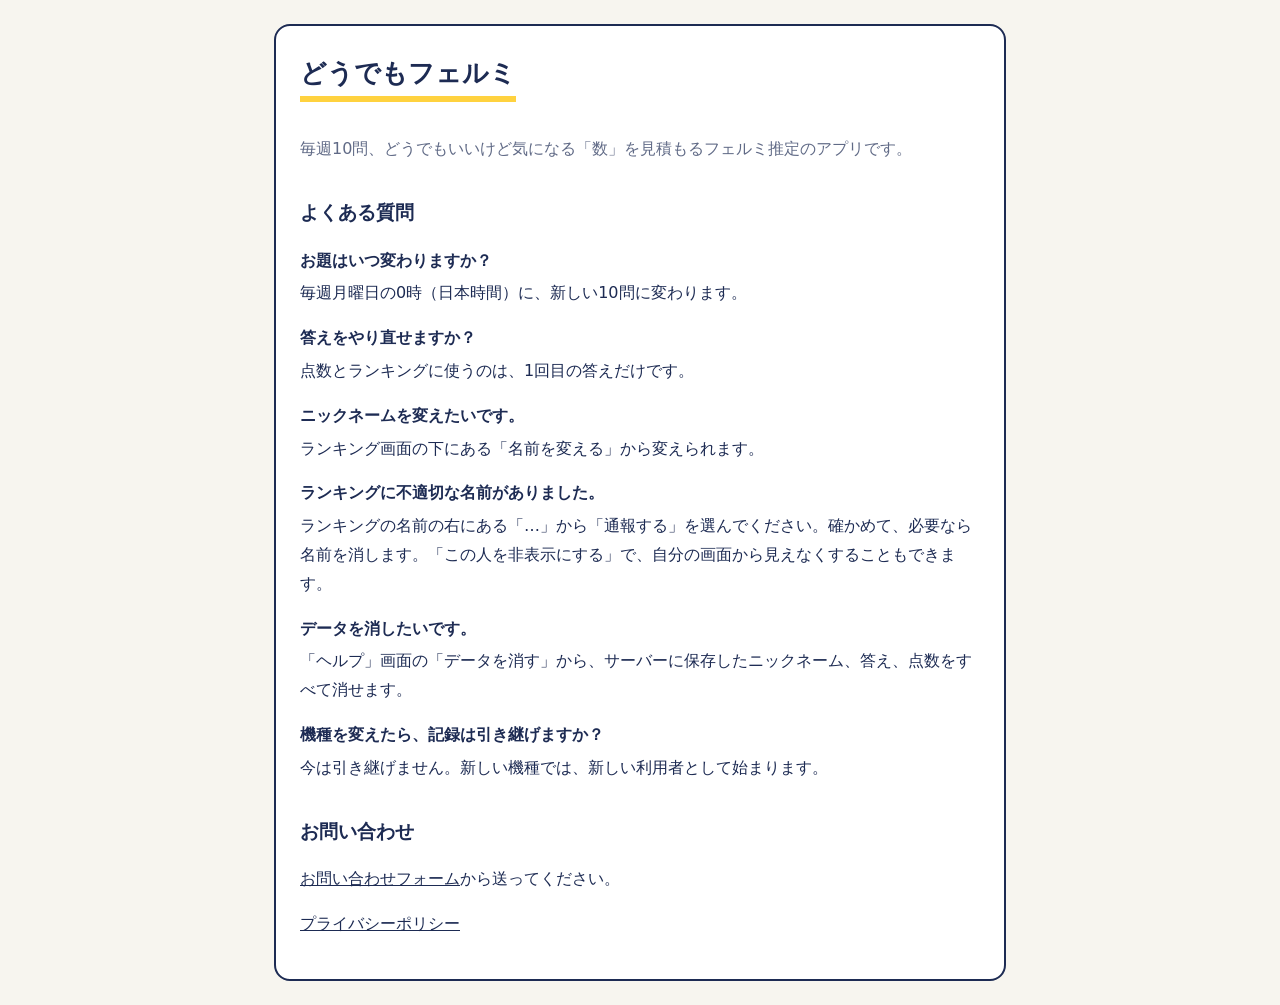
<file: index.html>
<!doctype html>
<html lang="ja">
<head>
<meta charset="utf-8">
<meta name="viewport" content="width=device-width, initial-scale=1">
<title>どうでもフェルミ サポート</title>
<link rel="stylesheet" href="style.css">
</head>
<body>
<main>
  <h1>どうでもフェルミ</h1>
  <p class="lead">毎週10問、どうでもいいけど気になる「数」を見積もるフェルミ推定のアプリです。</p>

  <h2>よくある質問</h2>
  <h3>お題はいつ変わりますか？</h3>
  <p>毎週月曜日の0時（日本時間）に、新しい10問に変わります。</p>

  <h3>答えをやり直せますか？</h3>
  <p>点数とランキングに使うのは、1回目の答えだけです。</p>

  <h3>ニックネームを変えたいです。</h3>
  <p>ランキング画面の下にある「名前を変える」から変えられます。</p>

  <h3>ランキングに不適切な名前がありました。</h3>
  <p>ランキングの名前の右にある「…」から「通報する」を選んでください。確かめて、必要なら名前を消します。「この人を非表示にする」で、自分の画面から見えなくすることもできます。</p>

  <h3>データを消したいです。</h3>
  <p>「ヘルプ」画面の「データを消す」から、サーバーに保存したニックネーム、答え、点数をすべて消せます。</p>

  <h3>機種を変えたら、記録は引き継げますか？</h3>
  <p>今は引き継げません。新しい機種では、新しい利用者として始まります。</p>

  <h2>お問い合わせ</h2>
  <p><a href="contact.html">お問い合わせフォーム</a>から送ってください。</p>

  <p><a href="privacy.html">プライバシーポリシー</a></p>
</main>
</body>
</html>
</file>
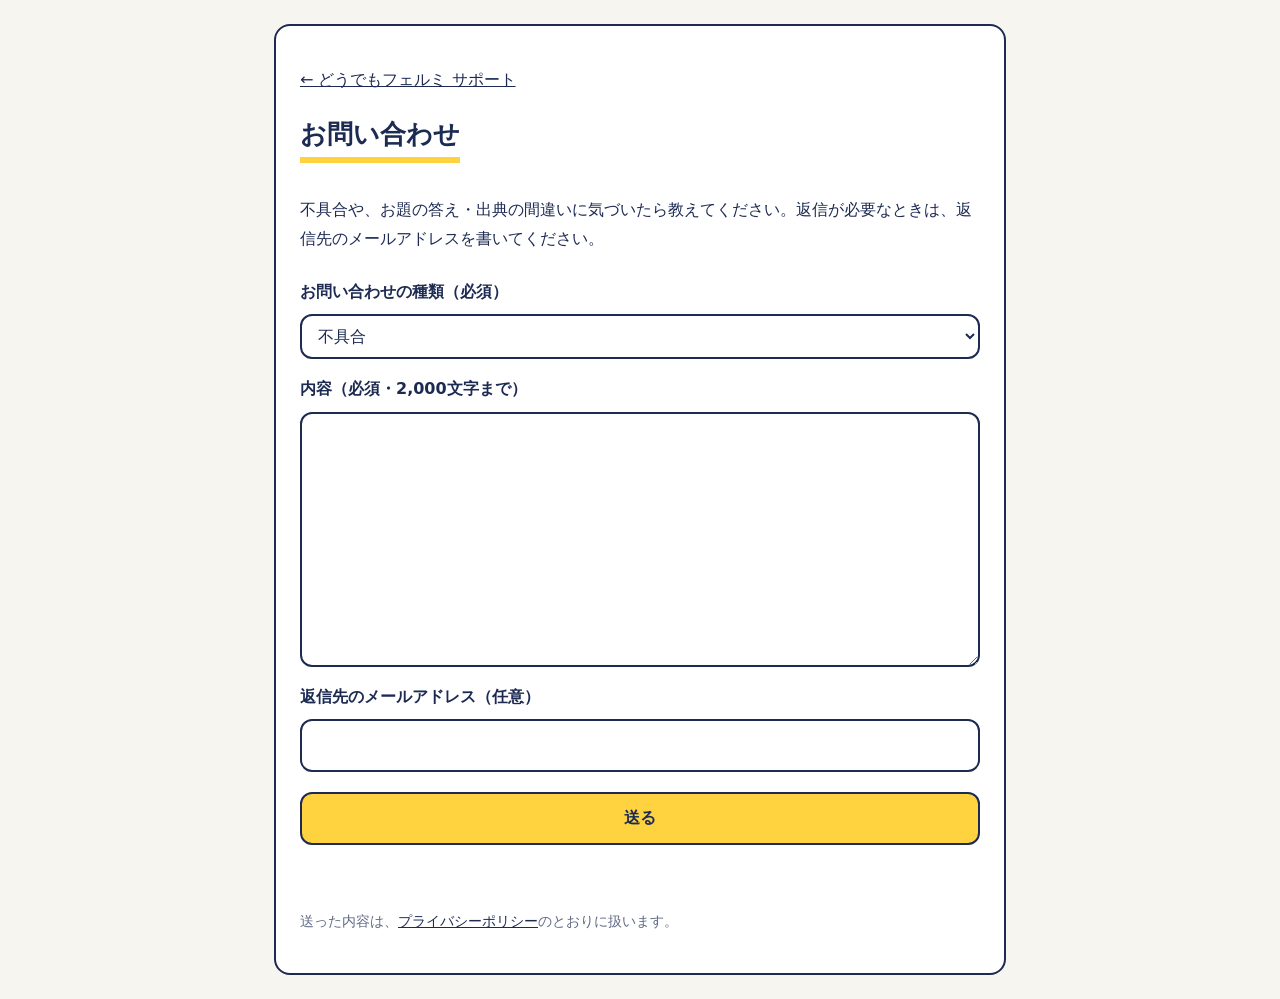
<file: contact.html>
<!doctype html>
<html lang="ja">
<head>
<meta charset="utf-8">
<meta name="viewport" content="width=device-width, initial-scale=1">
<title>お問い合わせ｜どうでもフェルミ</title>
<link rel="stylesheet" href="style.css">
</head>
<body>
<main>
  <p class="back"><a href="./">← どうでもフェルミ サポート</a></p>
  <h1>お問い合わせ</h1>
  <p>不具合や、お題の答え・出典の間違いに気づいたら教えてください。返信が必要なときは、返信先のメールアドレスを書いてください。</p>

  <form id="contact">
    <label for="kind">お問い合わせの種類（必須）</label>
    <select id="kind" name="kind" required>
      <option value="不具合">不具合</option>
      <option value="お題の答えや出典の間違い">お題の答えや出典の間違い</option>
      <option value="その他">その他</option>
    </select>

    <label for="body">内容（必須・2,000文字まで）</label>
    <textarea id="body" name="body" rows="8" maxlength="2000" required></textarea>

    <label for="reply">返信先のメールアドレス（任意）</label>
    <input id="reply" name="reply" type="email" maxlength="200" autocomplete="email">

    <!-- 機械的な送信をはじくための欄。人には見えない -->
    <input class="trap" name="website" tabindex="-1" autocomplete="off" aria-hidden="true">

    <button type="submit">送る</button>
    <p id="status" role="status"></p>
  </form>

  <p class="note">送った内容は、<a href="privacy.html">プライバシーポリシー</a>のとおりに扱います。</p>
</main>
<script>
  // 送り先は、アプリと同じ Supabase。公開してよい鍵（publishable key）なので、ページに書いてよい
  const URL_BASE = 'https://bhignxlqkhqznhgvdcvi.supabase.co';
  const KEY = 'sb_publishable_CVAefvKxSYT1Xu8H8nAbhg_yB5RQ37B';
  const form = document.getElementById('contact');
  const status = document.getElementById('status');

  form.addEventListener('submit', async (event) => {
    event.preventDefault();
    if (form.website.value) return;
    const button = form.querySelector('button');
    button.disabled = true;
    status.textContent = '送っています…';
    try {
      const res = await fetch(URL_BASE + '/rest/v1/contact_messages', {
        method: 'POST',
        headers: { apikey: KEY, 'Content-Type': 'application/json', Prefer: 'return=minimal' },
        body: JSON.stringify({
          kind: form.kind.value,
          body: form.body.value.trim(),
          reply_to: form.reply.value.trim() || null,
        }),
      });
      if (!res.ok) throw new Error(String(res.status));
      form.reset();
      status.textContent = '送りました。ありがとうございます。';
    } catch {
      status.textContent = '送れませんでした。時間をおいて、もう一度ためしてください。';
    } finally {
      button.disabled = false;
    }
  });
</script>
</body>
</html>
</file>
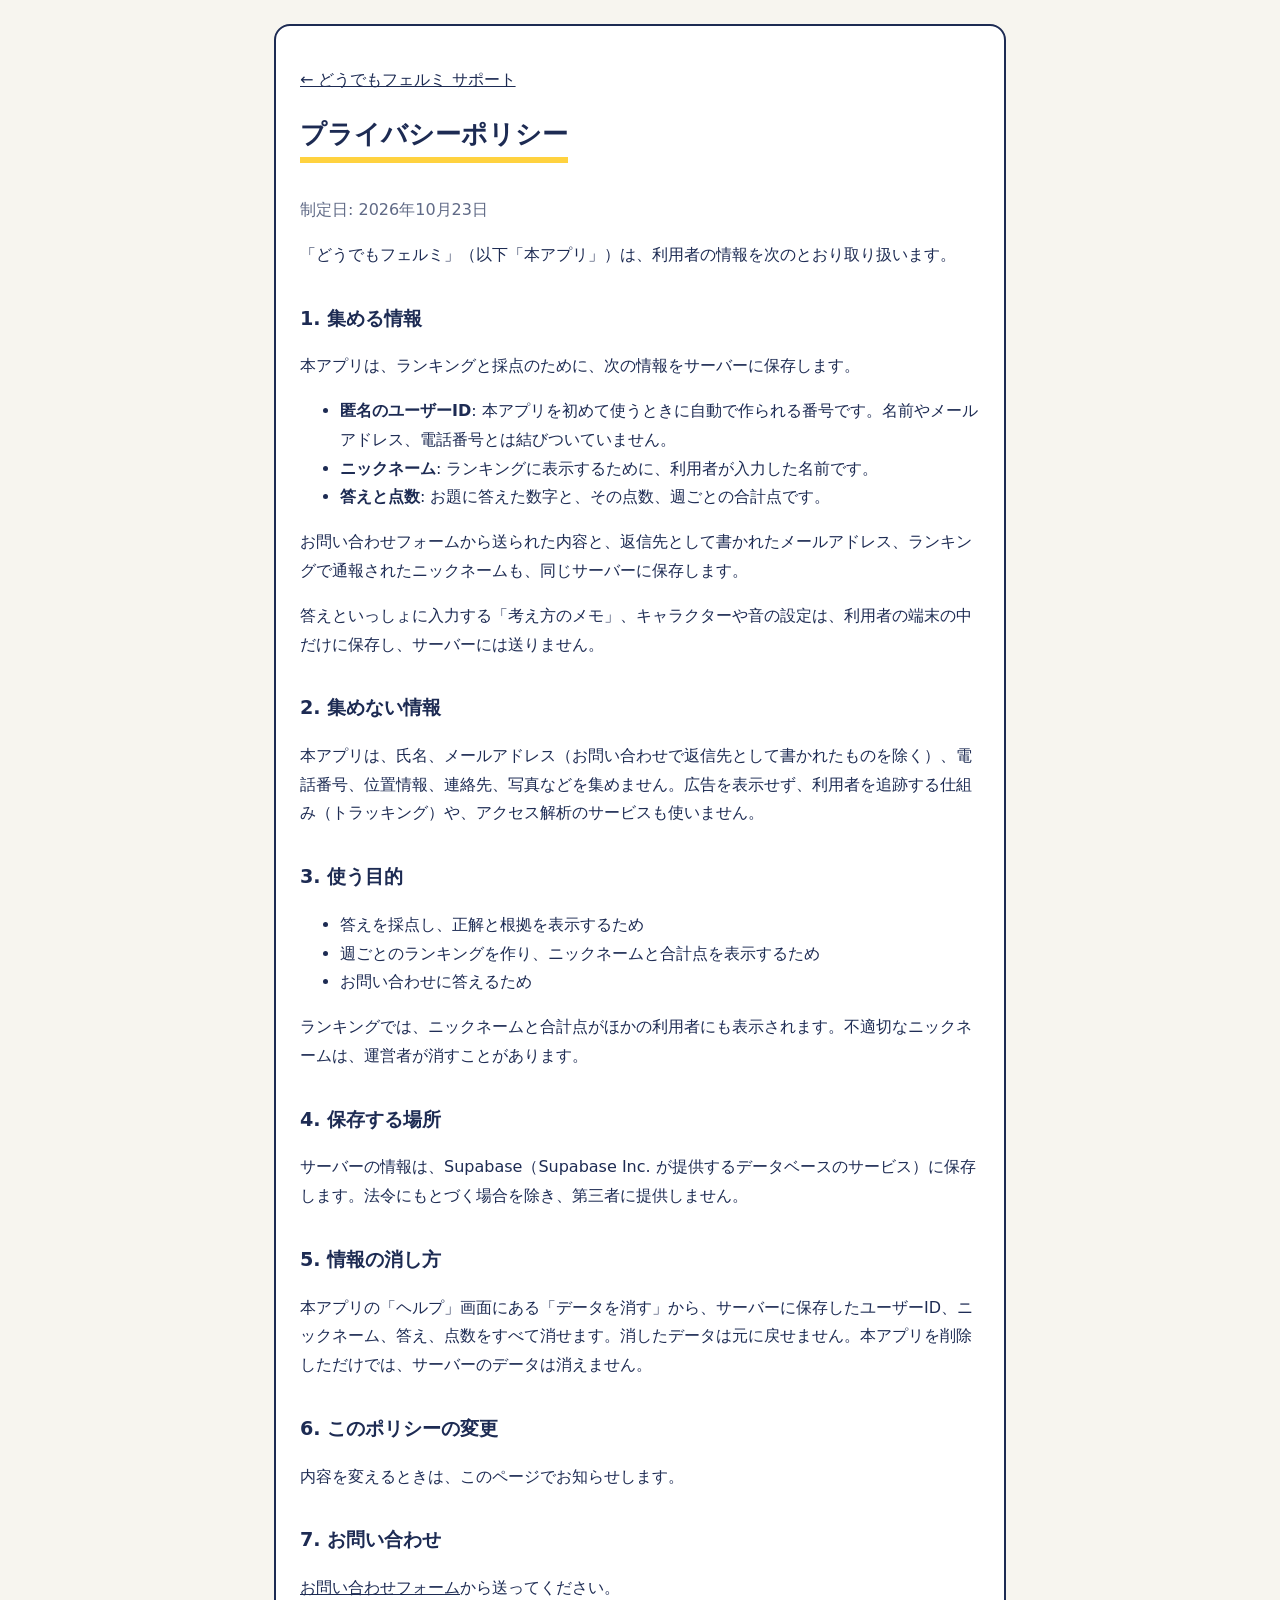
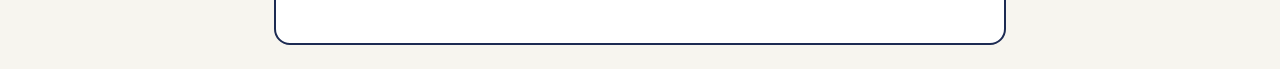
<file: privacy.html>
<!doctype html>
<html lang="ja">
<head>
<meta charset="utf-8">
<meta name="viewport" content="width=device-width, initial-scale=1">
<title>プライバシーポリシー｜どうでもフェルミ</title>
<link rel="stylesheet" href="style.css">
</head>
<body>
<main>
  <p class="back"><a href="./">← どうでもフェルミ サポート</a></p>
  <h1>プライバシーポリシー</h1>
  <p class="date">制定日: 2026年10月23日</p>

  <p>「どうでもフェルミ」（以下「本アプリ」）は、利用者の情報を次のとおり取り扱います。</p>

  <h2>1. 集める情報</h2>
  <p>本アプリは、ランキングと採点のために、次の情報をサーバーに保存します。</p>
  <ul>
    <li><strong>匿名のユーザーID</strong>: 本アプリを初めて使うときに自動で作られる番号です。名前やメールアドレス、電話番号とは結びついていません。</li>
    <li><strong>ニックネーム</strong>: ランキングに表示するために、利用者が入力した名前です。</li>
    <li><strong>答えと点数</strong>: お題に答えた数字と、その点数、週ごとの合計点です。</li>
  </ul>
  <p>お問い合わせフォームから送られた内容と、返信先として書かれたメールアドレス、ランキングで通報されたニックネームも、同じサーバーに保存します。</p>
  <p>答えといっしょに入力する「考え方のメモ」、キャラクターや音の設定は、利用者の端末の中だけに保存し、サーバーには送りません。</p>

  <h2>2. 集めない情報</h2>
  <p>本アプリは、氏名、メールアドレス（お問い合わせで返信先として書かれたものを除く）、電話番号、位置情報、連絡先、写真などを集めません。広告を表示せず、利用者を追跡する仕組み（トラッキング）や、アクセス解析のサービスも使いません。</p>

  <h2>3. 使う目的</h2>
  <ul>
    <li>答えを採点し、正解と根拠を表示するため</li>
    <li>週ごとのランキングを作り、ニックネームと合計点を表示するため</li>
    <li>お問い合わせに答えるため</li>
  </ul>
  <p>ランキングでは、ニックネームと合計点がほかの利用者にも表示されます。不適切なニックネームは、運営者が消すことがあります。</p>

  <h2>4. 保存する場所</h2>
  <p>サーバーの情報は、Supabase（Supabase Inc. が提供するデータベースのサービス）に保存します。法令にもとづく場合を除き、第三者に提供しません。</p>

  <h2>5. 情報の消し方</h2>
  <p>本アプリの「ヘルプ」画面にある「データを消す」から、サーバーに保存したユーザーID、ニックネーム、答え、点数をすべて消せます。消したデータは元に戻せません。本アプリを削除しただけでは、サーバーのデータは消えません。</p>

  <h2>6. このポリシーの変更</h2>
  <p>内容を変えるときは、このページでお知らせします。</p>

  <h2>7. お問い合わせ</h2>
  <p><a href="contact.html">お問い合わせフォーム</a>から送ってください。</p>
</main>
</body>
</html>
</file>
<file: style.css>
:root {
  --navy: #1d2b53;
  --yellow: #ffd23f;
  --paper: #f7f5ef;
  --card: #ffffff;
}

body {
  margin: 0;
  padding: 24px 16px;
  background: var(--paper);
  color: var(--navy);
  font-family: system-ui, -apple-system, "Hiragino Sans", "Noto Sans JP", sans-serif;
  line-height: 1.8;
}

main {
  max-width: 680px;
  margin: 0 auto;
  padding: 24px;
  background: var(--card);
  border: 2px solid var(--navy);
  border-radius: 16px;
}

h1 {
  margin-top: 0;
  font-size: 1.6rem;
  border-bottom: 6px solid var(--yellow);
  display: inline-block;
}

h2 {
  margin-top: 2rem;
  font-size: 1.2rem;
}

h3 {
  margin-bottom: 0;
  font-size: 1rem;
}

h3 + p {
  margin-top: 0.25rem;
}

a {
  color: var(--navy);
}

.lead,
.date,
.back {
  color: rgba(29, 43, 83, 0.7);
}

form {
  display: grid;
  gap: 8px;
}

label {
  margin-top: 8px;
  font-weight: bold;
}

select,
textarea,
input,
button {
  font: inherit;
  color: var(--navy);
  border: 2px solid var(--navy);
  border-radius: 12px;
  padding: 10px 12px;
  background: var(--card);
}

button {
  margin-top: 12px;
  background: var(--yellow);
  font-weight: bold;
  cursor: pointer;
}

button:disabled {
  opacity: 0.5;
}

.trap {
  position: absolute;
  left: -9999px;
}

.note {
  margin-top: 24px;
  font-size: 0.9rem;
  color: rgba(29, 43, 83, 0.7);
}
</file>
